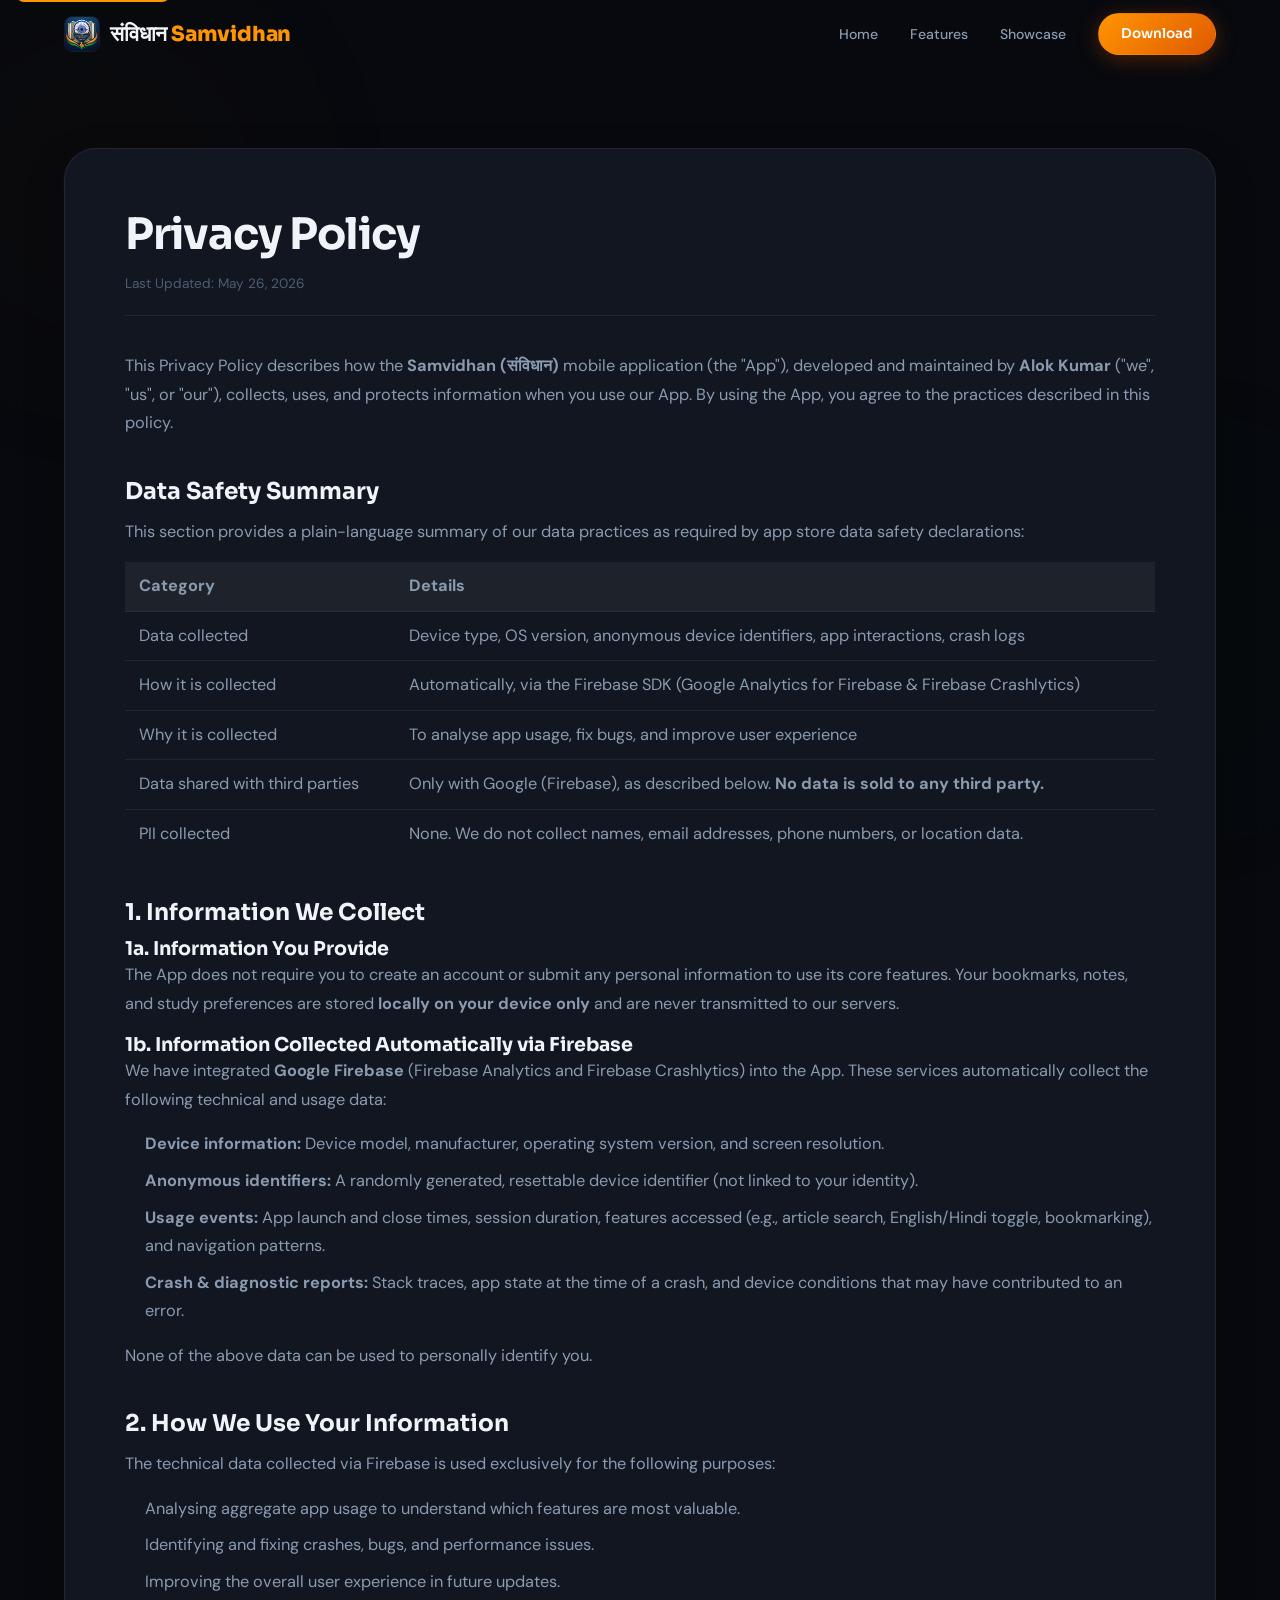
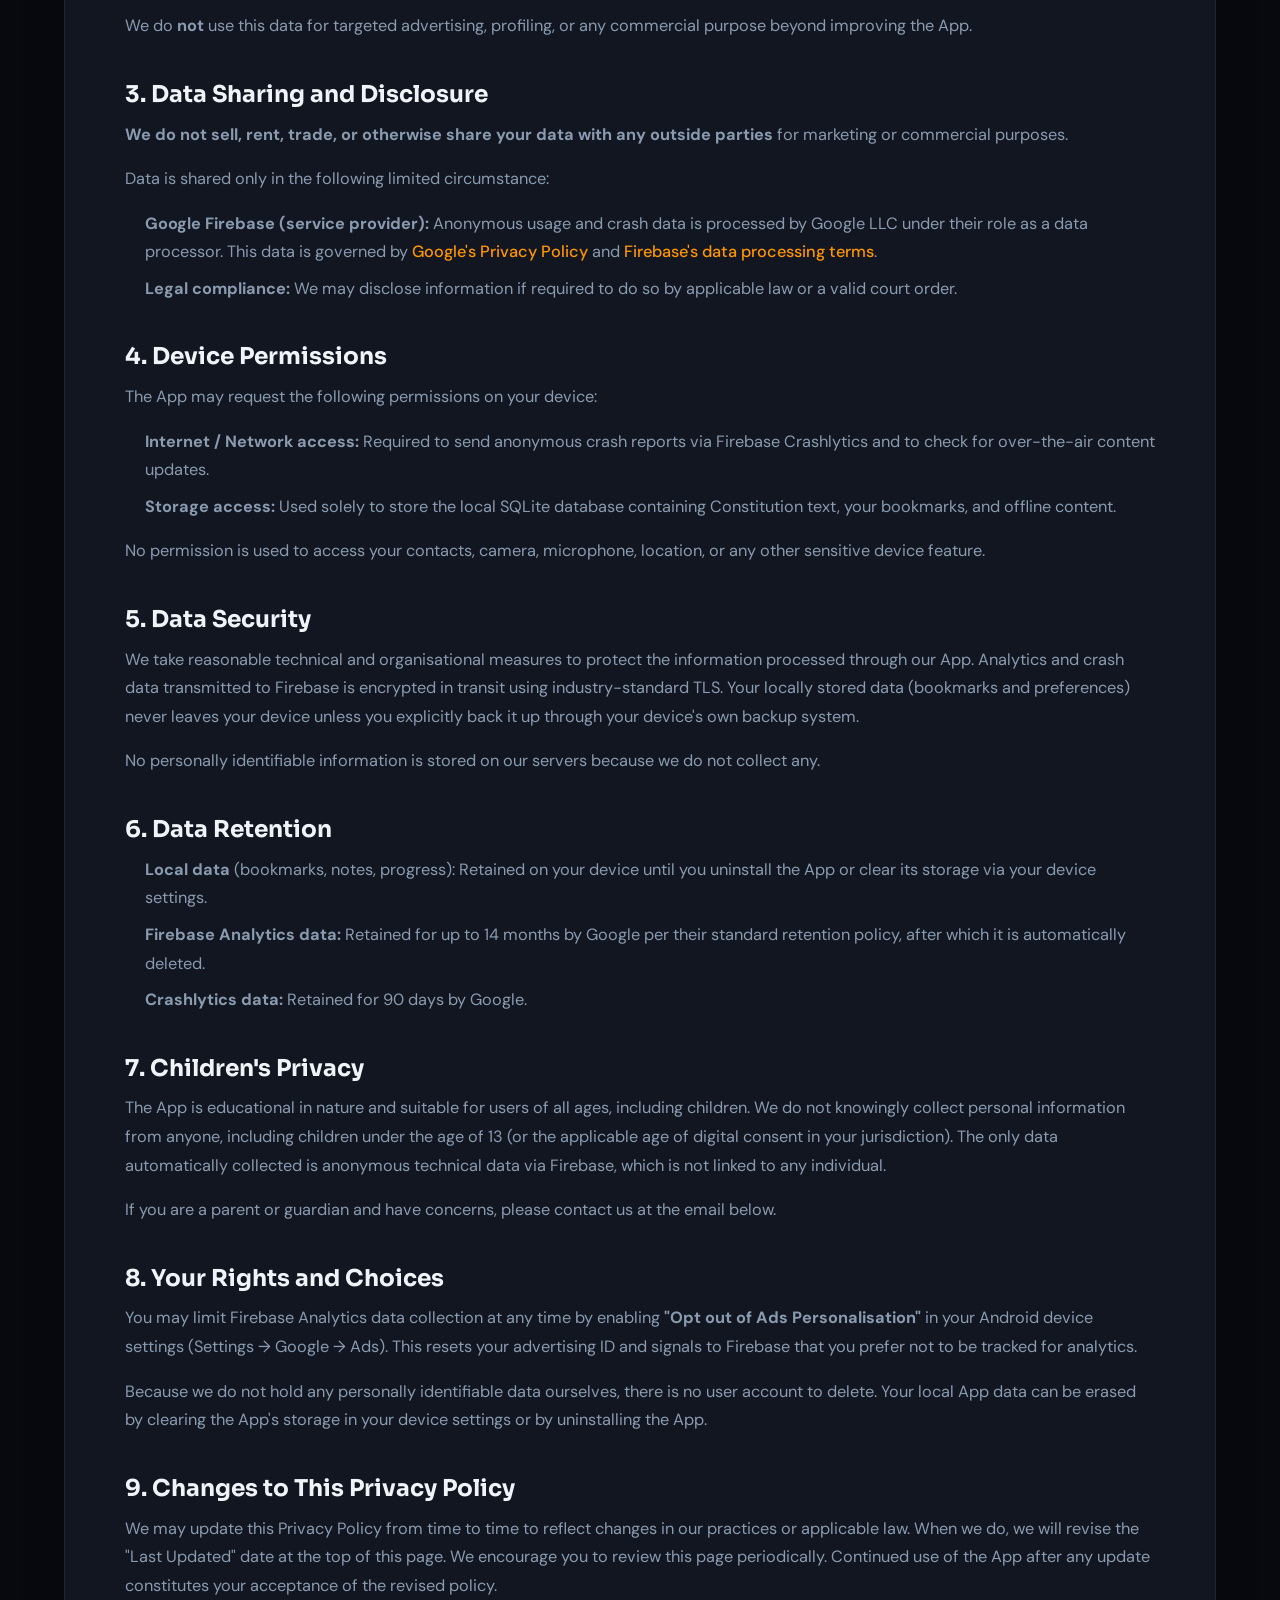
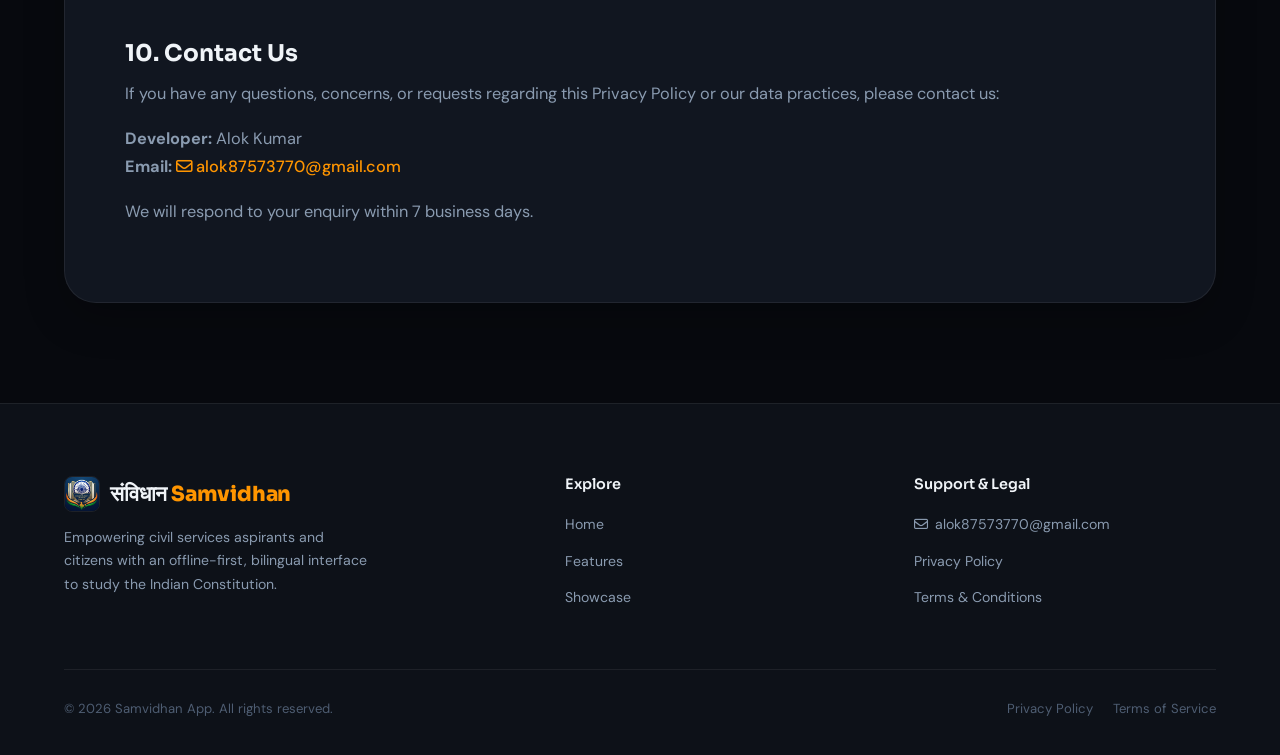
<file: privacy.html>
<!DOCTYPE html>
<html lang="en">
<head>
<meta charset="UTF-8">
<meta name="viewport" content="width=device-width, initial-scale=1.0">
<title>Privacy Policy — Samvidhan App</title>
<meta name="description" content="Privacy Policy for the Samvidhan (संविधान) mobile application.">
<meta name="theme-color" content="#07090e">
<link rel="icon" type="image/jpg" href="assets/app_logo.jpg">
<link rel="stylesheet" href="style.css">
<link rel="stylesheet" href="https://cdnjs.cloudflare.com/ajax/libs/font-awesome/6.4.0/css/all.min.css" media="print" onload="this.media='all'">
<noscript><link rel="stylesheet" href="https://cdnjs.cloudflare.com/ajax/libs/font-awesome/6.4.0/css/all.min.css"></noscript>
</head>
<body>
<a href="#main" class="skip-link">Skip to content</a>
<div class="bg-orbs" aria-hidden="true">
  <span class="orb-1"></span>
  <span class="orb-2"></span>
  <span class="orb-3"></span>
</div>

<!-- Header -->
<header class="header header-scrolled" id="header">
  <div class="container">
    <a href="index.html" class="logo" aria-label="Samvidhan home">
      <img src="assets/app_logo.jpg" alt="" width="36" height="36" loading="eager">
      <span>संविधान <span class="highlight">Samvidhan</span></span>
    </a>
    <nav aria-label="Main navigation">
      <ul class="nav-menu" id="nav-menu" role="list">
        <li><a href="index.html#home" class="nav-link">Home</a></li>
        <li><a href="index.html#features" class="nav-link">Features</a></li>
        <li><a href="index.html#showcase" class="nav-link">Showcase</a></li>
        <li><a href="index.html#download" class="btn btn-primary" style="padding:9px 22px;font-size:0.85rem;">Download</a></li>
      </ul>
    </nav>
    <button class="nav-toggle" id="nav-toggle" aria-label="Open navigation menu">
      <span></span><span></span><span></span>
    </button>
  </div>
</header>

<main id="main" class="container legal-page">
  <div class="legal-card">
    <h1>Privacy Policy</h1>
    <div class="legal-meta">Last Updated: May 26, 2026</div>

    <div class="legal-content">

      <p>This Privacy Policy describes how the <strong>Samvidhan (संविधान)</strong> mobile application (the "App"), developed and maintained by <strong>Alok Kumar</strong> ("we", "us", or "our"), collects, uses, and protects information when you use our App. By using the App, you agree to the practices described in this policy.</p>

      <!-- ── DATA SAFETY SUMMARY (required by app stores) ── -->
      <h2>Data Safety Summary</h2>
      <p>This section provides a plain-language summary of our data practices as required by app store data safety declarations:</p>

      <table style="width:100%;border-collapse:collapse;margin:1rem 0;">
        <thead>
          <tr style="background:rgba(255,255,255,0.05);">
            <th style="text-align:left;padding:10px 14px;border-bottom:1px solid rgba(255,255,255,0.1);">Category</th>
            <th style="text-align:left;padding:10px 14px;border-bottom:1px solid rgba(255,255,255,0.1);">Details</th>
          </tr>
        </thead>
        <tbody>
          <tr>
            <td style="padding:10px 14px;border-bottom:1px solid rgba(255,255,255,0.07);">Data collected</td>
            <td style="padding:10px 14px;border-bottom:1px solid rgba(255,255,255,0.07);">Device type, OS version, anonymous device identifiers, app interactions, crash logs</td>
          </tr>
          <tr>
            <td style="padding:10px 14px;border-bottom:1px solid rgba(255,255,255,0.07);">How it is collected</td>
            <td style="padding:10px 14px;border-bottom:1px solid rgba(255,255,255,0.07);">Automatically, via the Firebase SDK (Google Analytics for Firebase &amp; Firebase Crashlytics)</td>
          </tr>
          <tr>
            <td style="padding:10px 14px;border-bottom:1px solid rgba(255,255,255,0.07);">Why it is collected</td>
            <td style="padding:10px 14px;border-bottom:1px solid rgba(255,255,255,0.07);">To analyse app usage, fix bugs, and improve user experience</td>
          </tr>
          <tr>
            <td style="padding:10px 14px;border-bottom:1px solid rgba(255,255,255,0.07);">Data shared with third parties</td>
            <td style="padding:10px 14px;border-bottom:1px solid rgba(255,255,255,0.07);">Only with Google (Firebase), as described below. <strong>No data is sold to any third party.</strong></td>
          </tr>
          <tr>
            <td style="padding:10px 14px;">PII collected</td>
            <td style="padding:10px 14px;">None. We do not collect names, email addresses, phone numbers, or location data.</td>
          </tr>
        </tbody>
      </table>

      <!-- ── SECTION 1 ── -->
      <h2>1. Information We Collect</h2>

      <h3>1a. Information You Provide</h3>
      <p>The App does not require you to create an account or submit any personal information to use its core features. Your bookmarks, notes, and study preferences are stored <strong>locally on your device only</strong> and are never transmitted to our servers.</p>

      <h3>1b. Information Collected Automatically via Firebase</h3>
      <p>We have integrated <strong>Google Firebase</strong> (Firebase Analytics and Firebase Crashlytics) into the App. These services automatically collect the following technical and usage data:</p>
      <ul>
        <li><strong>Device information:</strong> Device model, manufacturer, operating system version, and screen resolution.</li>
        <li><strong>Anonymous identifiers:</strong> A randomly generated, resettable device identifier (not linked to your identity).</li>
        <li><strong>Usage events:</strong> App launch and close times, session duration, features accessed (e.g., article search, English/Hindi toggle, bookmarking), and navigation patterns.</li>
        <li><strong>Crash &amp; diagnostic reports:</strong> Stack traces, app state at the time of a crash, and device conditions that may have contributed to an error.</li>
      </ul>
      <p>None of the above data can be used to personally identify you.</p>

      <!-- ── SECTION 2 ── -->
      <h2>2. How We Use Your Information</h2>
      <p>The technical data collected via Firebase is used exclusively for the following purposes:</p>
      <ul>
        <li>Analysing aggregate app usage to understand which features are most valuable.</li>
        <li>Identifying and fixing crashes, bugs, and performance issues.</li>
        <li>Improving the overall user experience in future updates.</li>
      </ul>
      <p>We do <strong>not</strong> use this data for targeted advertising, profiling, or any commercial purpose beyond improving the App.</p>

      <!-- ── SECTION 3 ── -->
      <h2>3. Data Sharing and Disclosure</h2>
      <p><strong>We do not sell, rent, trade, or otherwise share your data with any outside parties</strong> for marketing or commercial purposes.</p>
      <p>Data is shared only in the following limited circumstance:</p>
      <ul>
        <li><strong>Google Firebase (service provider):</strong> Anonymous usage and crash data is processed by Google LLC under their role as a data processor. This data is governed by <a href="https://policies.google.com/privacy" target="_blank" rel="noopener noreferrer">Google's Privacy Policy</a> and <a href="https://firebase.google.com/support/privacy" target="_blank" rel="noopener noreferrer">Firebase's data processing terms</a>.</li>
        <li><strong>Legal compliance:</strong> We may disclose information if required to do so by applicable law or a valid court order.</li>
      </ul>

      <!-- ── SECTION 4 ── -->
      <h2>4. Device Permissions</h2>
      <p>The App may request the following permissions on your device:</p>
      <ul>
        <li><strong>Internet / Network access:</strong> Required to send anonymous crash reports via Firebase Crashlytics and to check for over-the-air content updates.</li>
        <li><strong>Storage access:</strong> Used solely to store the local SQLite database containing Constitution text, your bookmarks, and offline content.</li>
      </ul>
      <p>No permission is used to access your contacts, camera, microphone, location, or any other sensitive device feature.</p>

      <!-- ── SECTION 5 ── -->
      <h2>5. Data Security</h2>
      <p>We take reasonable technical and organisational measures to protect the information processed through our App. Analytics and crash data transmitted to Firebase is encrypted in transit using industry-standard TLS. Your locally stored data (bookmarks and preferences) never leaves your device unless you explicitly back it up through your device's own backup system.</p>
      <p>No personally identifiable information is stored on our servers because we do not collect any.</p>

      <!-- ── SECTION 6 ── -->
      <h2>6. Data Retention</h2>
      <ul>
        <li><strong>Local data</strong> (bookmarks, notes, progress): Retained on your device until you uninstall the App or clear its storage via your device settings.</li>
        <li><strong>Firebase Analytics data:</strong> Retained for up to 14 months by Google per their standard retention policy, after which it is automatically deleted.</li>
        <li><strong>Crashlytics data:</strong> Retained for 90 days by Google.</li>
      </ul>

      <!-- ── SECTION 7 ── -->
      <h2>7. Children's Privacy</h2>
      <p>The App is educational in nature and suitable for users of all ages, including children. We do not knowingly collect personal information from anyone, including children under the age of 13 (or the applicable age of digital consent in your jurisdiction). The only data automatically collected is anonymous technical data via Firebase, which is not linked to any individual.</p>
      <p>If you are a parent or guardian and have concerns, please contact us at the email below.</p>

      <!-- ── SECTION 8 ── -->
      <h2>8. Your Rights and Choices</h2>
      <p>You may limit Firebase Analytics data collection at any time by enabling <strong>"Opt out of Ads Personalisation"</strong> in your Android device settings (Settings → Google → Ads). This resets your advertising ID and signals to Firebase that you prefer not to be tracked for analytics.</p>
      <p>Because we do not hold any personally identifiable data ourselves, there is no user account to delete. Your local App data can be erased by clearing the App's storage in your device settings or by uninstalling the App.</p>

      <!-- ── SECTION 9 ── -->
      <h2>9. Changes to This Privacy Policy</h2>
      <p>We may update this Privacy Policy from time to time to reflect changes in our practices or applicable law. When we do, we will revise the "Last Updated" date at the top of this page. We encourage you to review this page periodically. Continued use of the App after any update constitutes your acceptance of the revised policy.</p>

      <!-- ── SECTION 10 ── -->
      <h2>10. Contact Us</h2>
      <p>If you have any questions, concerns, or requests regarding this Privacy Policy or our data practices, please contact us:</p>
      <p>
        <strong>Developer:</strong> Alok Kumar<br>
        <strong>Email:</strong>
        <a href="mailto:alok87573770@gmail.com">
          <i class="fa-regular fa-envelope" aria-hidden="true"></i> alok87573770@gmail.com
        </a>
      </p>
      <p>We will respond to your enquiry within 7 business days.</p>

    </div>
  </div>
</main>

<!-- Footer -->
<footer class="footer">
  <div class="container">
    <div class="footer-grid">
      <div class="footer-brand">
        <a href="index.html" class="logo" aria-label="Samvidhan home">
          <img src="assets/app_logo.jpg" alt="" width="36" height="36" loading="lazy">
          <span>संविधान <span class="highlight">Samvidhan</span></span>
        </a>
        <p>Empowering civil services aspirants and citizens with an offline-first, bilingual interface to study the Indian Constitution.</p>
      </div>
      <div class="footer-links">
        <h4>Explore</h4>
        <ul>
          <li><a href="index.html#home">Home</a></li>
          <li><a href="index.html#features">Features</a></li>
          <li><a href="index.html#showcase">Showcase</a></li>
        </ul>
      </div>
      <div class="footer-links">
        <h4>Support &amp; Legal</h4>
        <ul>
          <li><a href="mailto:alok87573770@gmail.com"><i class="fa-regular fa-envelope" aria-hidden="true"></i> alok87573770@gmail.com</a></li>
          <li><a href="privacy.html">Privacy Policy</a></li>
          <li><a href="terms.html">Terms &amp; Conditions</a></li>
        </ul>
      </div>
    </div>
    <div class="footer-bottom">
      <p>&copy; 2026 Samvidhan App. All rights reserved.</p>
      <div class="footer-bottom-links">
        <a href="privacy.html">Privacy Policy</a>
        <a href="terms.html">Terms of Service</a>
      </div>
    </div>
  </div>
</footer>

<script src="js/main.js" defer></script>
</body>
</html>
</file>
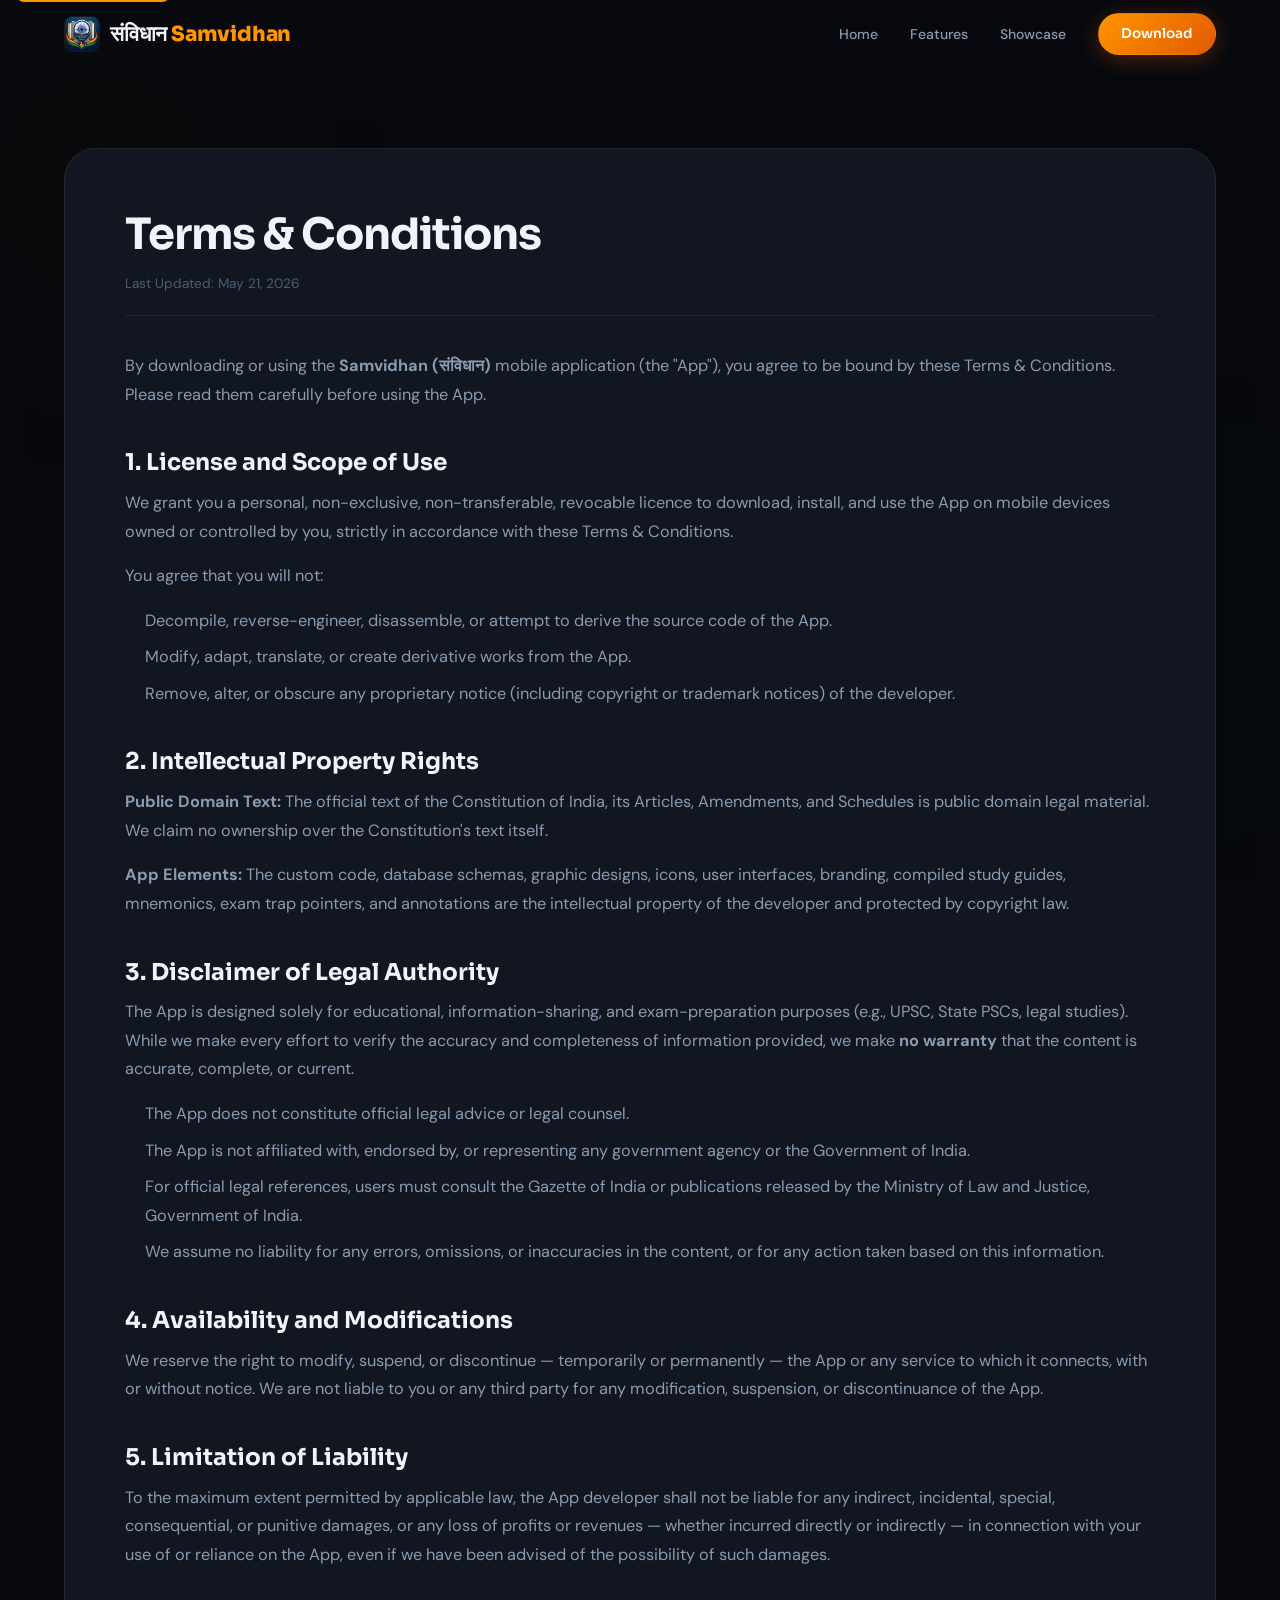
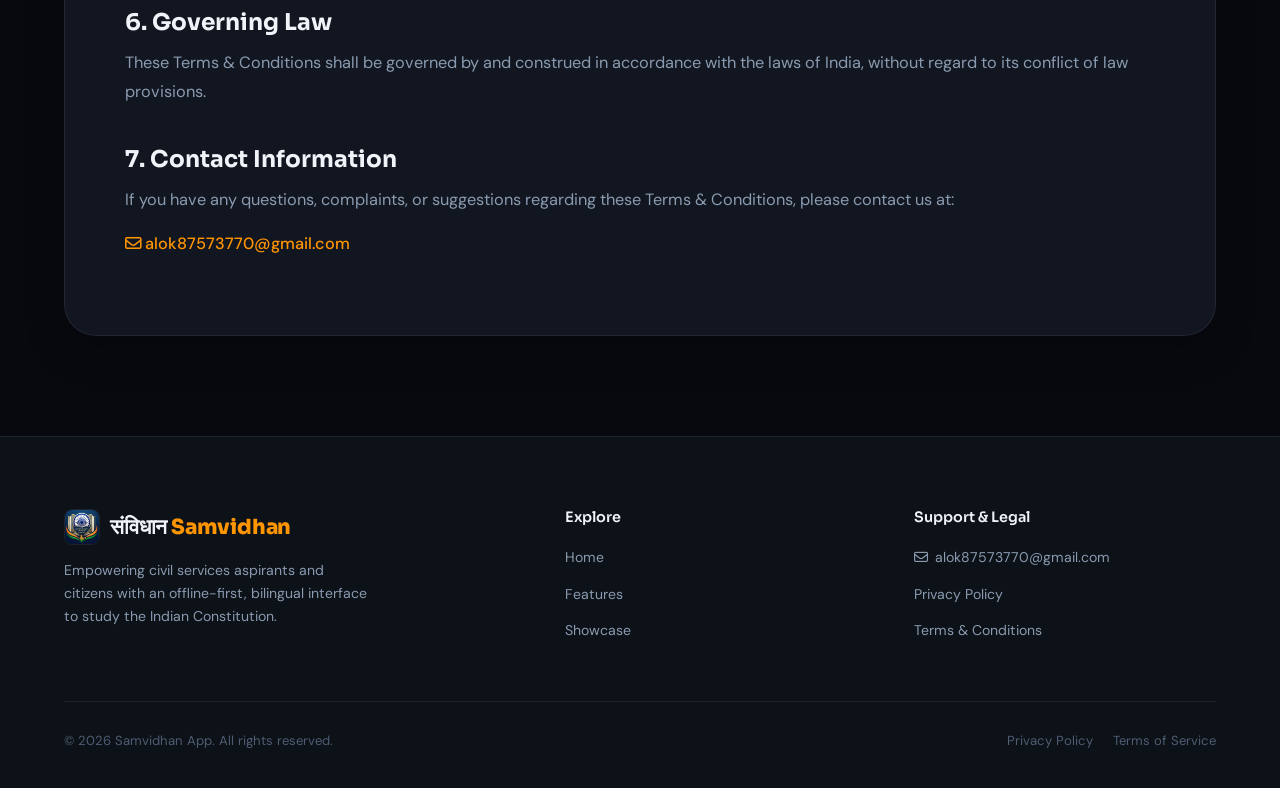
<file: terms.html>
<!DOCTYPE html>
<html lang="en">
<head>
  <meta charset="UTF-8">
  <meta name="viewport" content="width=device-width, initial-scale=1.0">
  <title>Terms &amp; Conditions — Samvidhan App</title>
  <meta name="description" content="Terms and Conditions for the Samvidhan (संविधान) mobile application.">
  <meta name="theme-color" content="#07090e">
  <link rel="icon" type="image/jpg" href="assets/app_logo.jpg">
  <link rel="stylesheet" href="style.css">
  <link rel="stylesheet" href="https://cdnjs.cloudflare.com/ajax/libs/font-awesome/6.4.0/css/all.min.css" media="print" onload="this.media='all'">
  <noscript><link rel="stylesheet" href="https://cdnjs.cloudflare.com/ajax/libs/font-awesome/6.4.0/css/all.min.css"></noscript>
</head>
<body>

  <a href="#main" class="skip-link">Skip to content</a>

  <div class="bg-orbs" aria-hidden="true">
    <span class="orb-1"></span>
    <span class="orb-2"></span>
    <span class="orb-3"></span>
  </div>

  <!-- Header -->
  <header class="header header-scrolled" id="header">
    <div class="container">
      <a href="index.html" class="logo" aria-label="Samvidhan home">
        <img src="assets/app_logo.jpg" alt="" width="36" height="36" loading="eager">
        <span>संविधान <span class="highlight">Samvidhan</span></span>
      </a>
      <nav aria-label="Main navigation">
        <ul class="nav-menu" id="nav-menu" role="list">
          <li><a href="index.html#home"     class="nav-link">Home</a></li>
          <li><a href="index.html#features" class="nav-link">Features</a></li>
          <li><a href="index.html#showcase" class="nav-link">Showcase</a></li>
          <li><a href="index.html#download" class="btn btn-primary" style="padding:9px 22px;font-size:0.85rem;">Download</a></li>
        </ul>
      </nav>
      <button class="nav-toggle" id="nav-toggle" aria-label="Open navigation menu">
        <span></span><span></span><span></span>
      </button>
    </div>
  </header>

  <main id="main" class="container legal-page">
    <div class="legal-card">
      <h1>Terms &amp; Conditions</h1>
      <div class="legal-meta">Last Updated: May 21, 2026</div>

      <div class="legal-content">
        <p>By downloading or using the <strong>Samvidhan (संविधान)</strong> mobile application (the "App"), you agree to be bound by these Terms &amp; Conditions. Please read them carefully before using the App.</p>

        <h2>1. License and Scope of Use</h2>
        <p>We grant you a personal, non-exclusive, non-transferable, revocable licence to download, install, and use the App on mobile devices owned or controlled by you, strictly in accordance with these Terms &amp; Conditions.</p>
        <p>You agree that you will not:</p>
        <ul>
          <li>Decompile, reverse-engineer, disassemble, or attempt to derive the source code of the App.</li>
          <li>Modify, adapt, translate, or create derivative works from the App.</li>
          <li>Remove, alter, or obscure any proprietary notice (including copyright or trademark notices) of the developer.</li>
        </ul>

        <h2>2. Intellectual Property Rights</h2>
        <p><strong>Public Domain Text:</strong> The official text of the Constitution of India, its Articles, Amendments, and Schedules is public domain legal material. We claim no ownership over the Constitution's text itself.</p>
        <p><strong>App Elements:</strong> The custom code, database schemas, graphic designs, icons, user interfaces, branding, compiled study guides, mnemonics, exam trap pointers, and annotations are the intellectual property of the developer and protected by copyright law.</p>

        <h2>3. Disclaimer of Legal Authority</h2>
        <p>The App is designed solely for educational, information-sharing, and exam-preparation purposes (e.g., UPSC, State PSCs, legal studies). While we make every effort to verify the accuracy and completeness of information provided, we make <strong>no warranty</strong> that the content is accurate, complete, or current.</p>
        <ul>
          <li>The App does not constitute official legal advice or legal counsel.</li>
          <li>The App is not affiliated with, endorsed by, or representing any government agency or the Government of India.</li>
          <li>For official legal references, users must consult the Gazette of India or publications released by the Ministry of Law and Justice, Government of India.</li>
          <li>We assume no liability for any errors, omissions, or inaccuracies in the content, or for any action taken based on this information.</li>
        </ul>

        <h2>4. Availability and Modifications</h2>
        <p>We reserve the right to modify, suspend, or discontinue — temporarily or permanently — the App or any service to which it connects, with or without notice. We are not liable to you or any third party for any modification, suspension, or discontinuance of the App.</p>

        <h2>5. Limitation of Liability</h2>
        <p>To the maximum extent permitted by applicable law, the App developer shall not be liable for any indirect, incidental, special, consequential, or punitive damages, or any loss of profits or revenues — whether incurred directly or indirectly — in connection with your use of or reliance on the App, even if we have been advised of the possibility of such damages.</p>

        <h2>6. Governing Law</h2>
        <p>These Terms &amp; Conditions shall be governed by and construed in accordance with the laws of India, without regard to its conflict of law provisions.</p>

        <h2>7. Contact Information</h2>
        <p>If you have any questions, complaints, or suggestions regarding these Terms &amp; Conditions, please contact us at:</p>
        <p>
          <a href="mailto:alok87573770@gmail.com">
            <i class="fa-regular fa-envelope" aria-hidden="true"></i> alok87573770@gmail.com
          </a>
        </p>
      </div>
    </div>
  </main>

  <!-- Footer -->
  <footer class="footer">
    <div class="container">
      <div class="footer-grid">
        <div class="footer-brand">
          <a href="index.html" class="logo" aria-label="Samvidhan home">
            <img src="assets/app_logo.jpg" alt="" width="36" height="36" loading="lazy">
            <span>संविधान <span class="highlight">Samvidhan</span></span>
          </a>
          <p>Empowering civil services aspirants and citizens with an offline-first, bilingual interface to study the Indian Constitution.</p>
        </div>
        <div class="footer-links">
          <h4>Explore</h4>
          <ul>
            <li><a href="index.html#home">Home</a></li>
            <li><a href="index.html#features">Features</a></li>
            <li><a href="index.html#showcase">Showcase</a></li>
          </ul>
        </div>
        <div class="footer-links">
          <h4>Support &amp; Legal</h4>
          <ul>
           <li><a href="mailto:alok87573770@gmail.com"><i class="fa-regular fa-envelope" aria-hidden="true"></i> alok87573770@gmail.com</a></li>
            <li><a href="privacy.html">Privacy Policy</a></li>
            <li><a href="terms.html">Terms &amp; Conditions</a></li>
          </ul>
        </div>
      </div>
      <div class="footer-bottom">
        <p>&copy; 2026 Samvidhan App. All rights reserved.</p>
        <div class="footer-bottom-links">
          <a href="privacy.html">Privacy Policy</a>
          <a href="terms.html">Terms of Service</a>
        </div>
      </div>
    </div>
  </footer>

  <script src="js/main.js" defer></script>
</body>
</html>
</file>
<file: style.css>
/* ==========================================================================
   Samvidhan App — Refined Design System
   ========================================================================== */

@import url('https://fonts.googleapis.com/css2?family=Sora:wght@300;400;500;600;700;800&family=DM+Sans:ital,wght@0,300;0,400;0,500;0,600;1,400&display=swap');

/* ── CSS Variables ────────────────────────────────────────────────────────── */
:root {
  --font-heading: 'Sora', sans-serif;
  --font-body:    'DM Sans', sans-serif;

  /* Backgrounds */
  --bg-primary:   #07090e;
  --bg-secondary: #0d1118;
  --bg-tertiary:  #141a24;
  --bg-card:      #111620;

  /* Text */
  --text-primary:   #f0f4f8;
  --text-secondary: #8a9bb0;
  --text-muted:     #4e5d72;

  /* Brand palette — Indian tricolor inspired */
  --saffron:       #ff9500;
  --saffron-dim:   #cc7800;
  --saffron-glow:  rgba(255, 149, 0, 0.12);
  --saffron-glow2: rgba(255, 149, 0, 0.06);

  --green:         #1a9e12;
  --green-dim:     #127a0c;
  --green-glow:    rgba(26, 158, 18, 0.12);

  --chakra:        #3a6fd8;
  --chakra-glow:   rgba(58, 111, 216, 0.15);

  /* UI */
  --border:        rgba(255,255,255,0.07);
  --border-hover:  rgba(255,149,0,0.25);
  --glass-bg:      rgba(13,17,24,0.80);

  /* Transitions */
  --ease:   cubic-bezier(0.4, 0, 0.2, 1);
  --ease-out: cubic-bezier(0, 0, 0.2, 1);
  --fast:   0.18s;
  --mid:    0.32s;
  --slow:   0.5s;

  --radius-sm:  8px;
  --radius-md:  16px;
  --radius-lg:  24px;
  --radius-xl:  32px;

  --container: 1160px;
  --section-gap: clamp(64px, 10vw, 112px);
}

/* ── Reset ────────────────────────────────────────────────────────────────── */
*, *::before, *::after { box-sizing: border-box; margin: 0; padding: 0; }

html {
  scroll-behavior: smooth;
  -webkit-text-size-adjust: 100%;
}

body {
  background-color: var(--bg-primary);
  color: var(--text-primary);
  font-family: var(--font-body);
  font-size: clamp(15px, 1.5vw, 16px);
  line-height: 1.65;
  overflow-x: hidden;
  -webkit-font-smoothing: antialiased;
}

img { display: block; max-width: 100%; }
a { color: inherit; text-decoration: none; transition: color var(--fast) var(--ease); }
ul { list-style: none; }
button { font-family: var(--font-body); cursor: pointer; }

/* ── Ambient background orbs ─────────────────────────────────────────────── */
.bg-orbs {
  position: fixed;
  inset: 0;
  pointer-events: none;
  z-index: 0;
  overflow: hidden;
}
.bg-orbs span {
  position: absolute;
  border-radius: 50%;
  filter: blur(110px);
  opacity: 0.35;
}
.bg-orbs .orb-1 {
  width: clamp(280px, 40vw, 560px);
  height: clamp(280px, 40vw, 560px);
  top: -8%;
  left: -12%;
  background: radial-gradient(circle, var(--saffron-glow) 0%, transparent 70%);
  animation: orbFloat 18s ease-in-out infinite alternate;
}
.bg-orbs .orb-2 {
  width: clamp(240px, 35vw, 480px);
  height: clamp(240px, 35vw, 480px);
  top: 45%;
  right: -10%;
  background: radial-gradient(circle, var(--green-glow) 0%, transparent 70%);
  animation: orbFloat 22s ease-in-out infinite alternate-reverse;
}
.bg-orbs .orb-3 {
  width: clamp(200px, 28vw, 400px);
  height: clamp(200px, 28vw, 400px);
  bottom: 10%;
  left: 30%;
  background: radial-gradient(circle, var(--chakra-glow) 0%, transparent 70%);
  animation: orbFloat 26s ease-in-out infinite alternate;
}
@keyframes orbFloat {
  from { transform: translate(0, 0) scale(1); }
  to   { transform: translate(30px, -40px) scale(1.08); }
}

/* ── Layout ──────────────────────────────────────────────────────────────── */
.container {
  width: 90%;
  max-width: var(--container);
  margin-inline: auto;
  position: relative;
}

.section { padding: var(--section-gap) 0; }

.section-header {
  text-align: center;
  margin-bottom: clamp(36px, 6vw, 56px);
}
.section-header .label {
  display: inline-block;
  font-size: 0.72rem;
  font-weight: 600;
  letter-spacing: 0.12em;
  text-transform: uppercase;
  color: var(--saffron);
  background: var(--saffron-glow);
  border: 1px solid rgba(255,149,0,0.18);
  padding: 5px 14px;
  border-radius: 30px;
  margin-bottom: 14px;
}
.section-header h2 {
  font-family: var(--font-heading);
  font-size: clamp(1.75rem, 4vw, 2.6rem);
  font-weight: 700;
  letter-spacing: -0.025em;
  line-height: 1.2;
  margin-bottom: 14px;
}
.section-header p {
  color: var(--text-secondary);
  font-size: clamp(0.95rem, 1.6vw, 1.05rem);
  max-width: 560px;
  margin-inline: auto;
}

/* ── Typography ──────────────────────────────────────────────────────────── */
h1, h2, h3, h4, h5, h6 {
  font-family: var(--font-heading);
  font-weight: 700;
  line-height: 1.2;
  color: var(--text-primary);
}

/* ── Highlight gradient text ─────────────────────────────────────────────── */
.grad-text {
  background: linear-gradient(130deg, var(--saffron) 0%, #ff6c00 100%);
  -webkit-background-clip: text;
  -webkit-text-fill-color: transparent;
  background-clip: text;
}

/* ── Buttons ─────────────────────────────────────────────────────────────── */
.btn {
  display: inline-flex;
  align-items: center;
  justify-content: center;
  gap: 8px;
  padding: 11px 26px;
  border-radius: 50px;
  font-family: var(--font-heading);
  font-weight: 600;
  font-size: 0.9rem;
  border: 1px solid transparent;
  transition: transform var(--fast) var(--ease), box-shadow var(--fast) var(--ease), background var(--fast) var(--ease);
  white-space: nowrap;
}
.btn-primary {
  background: linear-gradient(135deg, var(--saffron) 0%, #e05a00 100%);
  color: #fff;
  box-shadow: 0 4px 22px rgba(255,100,0,0.28);
}
.btn-primary:hover {
  transform: translateY(-2px);
  box-shadow: 0 8px 28px rgba(255,100,0,0.42);
}
.btn-secondary {
  background: transparent;
  color: var(--text-primary);
  border-color: var(--border);
}
.btn-secondary:hover {
  background: var(--bg-tertiary);
  border-color: var(--text-muted);
}

/* Store buttons */
.store-buttons {
  display: flex;
  flex-wrap: wrap;
  gap: 12px;
  margin-top: 28px;
}
.store-btn {
  display: inline-flex;
  align-items: center;
  gap: 12px;
  background: var(--bg-card);
  border: 1px solid var(--border);
  padding: 11px 20px;
  border-radius: var(--radius-md);
  color: var(--text-primary);
  transition: border-color var(--fast) var(--ease), transform var(--fast) var(--ease), box-shadow var(--fast) var(--ease);
  min-width: 150px;
}
.store-btn:hover {
  border-color: var(--saffron);
  transform: translateY(-2px);
  box-shadow: 0 6px 20px rgba(255,149,0,0.12);
}
.store-btn svg {
  width: 22px;
  height: 22px;
  flex-shrink: 0;
}
.store-btn .btn-text {
  display: flex;
  flex-direction: column;
  line-height: 1.25;
}
.store-btn .small-text {
  font-size: 0.6rem;
  text-transform: uppercase;
  letter-spacing: 0.06em;
  color: var(--text-muted);
}
.store-btn .large-text {
  font-size: 0.95rem;
  font-weight: 700;
  font-family: var(--font-heading);
}

/* ── Header ──────────────────────────────────────────────────────────────── */
.header {
  position: fixed;
  inset: 0 0 auto 0;
  z-index: 900;
  padding: 0;
  transition: background var(--mid) var(--ease), box-shadow var(--mid) var(--ease), padding var(--mid) var(--ease);
}
.header .container {
  display: flex;
  align-items: center;
  justify-content: space-between;
  height: 68px;
  gap: 24px;
}
.header.header-scrolled {
  background: var(--glass-bg);
  backdrop-filter: blur(18px);
  -webkit-backdrop-filter: blur(18px);
  border-bottom: 1px solid var(--border);
  box-shadow: 0 8px 32px rgba(0,0,0,0.3);
}
.logo {
  display: flex;
  align-items: center;
  gap: 10px;
  font-family: var(--font-heading);
  font-size: clamp(1rem, 2.5vw, 1.3rem);
  font-weight: 800;
  letter-spacing: -0.01em;
  flex-shrink: 0;
}
.logo img {
  width: 36px;
  height: 36px;
  border-radius: var(--radius-sm);
  object-fit: cover;
  border: 1px solid var(--border);
}
.logo .highlight { color: var(--saffron); }

/* Nav */
.nav-menu {
  display: flex;
  align-items: center;
  gap: clamp(18px, 2.5vw, 34px);
}
.nav-link {
  font-size: 0.88rem;
  font-weight: 500;
  color: var(--text-secondary);
}
.nav-link:hover { color: var(--text-primary); }

/* Hamburger */
.nav-toggle {
  display: none;
  flex-direction: column;
  gap: 5px;
  background: none;
  border: none;
  padding: 4px;
  flex-shrink: 0;
  z-index: 910;
}
.nav-toggle span {
  display: block;
  width: 24px;
  height: 2px;
  background: var(--text-primary);
  border-radius: 2px;
  transition: transform var(--mid) var(--ease), opacity var(--mid) var(--ease);
  transform-origin: center;
}
.nav-toggle.active span:nth-child(1) { transform: translateY(7px) rotate(45deg); }
.nav-toggle.active span:nth-child(2) { opacity: 0; transform: scaleX(0); }
.nav-toggle.active span:nth-child(3) { transform: translateY(-7px) rotate(-45deg); }

/* ── Hero ────────────────────────────────────────────────────────────────── */
.hero {
  padding-top: clamp(110px, 18vw, 170px);
  padding-bottom: clamp(56px, 10vw, 100px);
  position: relative;
}
.hero-grid {
  display: grid;
  grid-template-columns: 1.1fr 0.9fr;
  gap: clamp(36px, 6vw, 64px);
  align-items: center;
}
.hero-badge {
  display: inline-flex;
  align-items: center;
  gap: 8px;
  background: var(--bg-secondary);
  border: 1px solid var(--border);
  padding: 7px 16px;
  border-radius: 30px;
  font-size: 0.78rem;
  font-weight: 600;
  color: var(--saffron);
  margin-bottom: 22px;
  letter-spacing: 0.01em;
}
.hero-badge .dot {
  width: 7px;
  height: 7px;
  border-radius: 50%;
  background: var(--saffron);
  flex-shrink: 0;
  animation: pulseGlow 2s ease-in-out infinite;
}
@keyframes pulseGlow {
  0%, 100% { box-shadow: 0 0 0 0 rgba(255,149,0,0.5); }
  50%       { box-shadow: 0 0 0 8px rgba(255,149,0,0); }
}
.hero-content h1 {
  font-size: clamp(2rem, 5.5vw, 3.6rem);
  font-weight: 800;
  line-height: 1.1;
  letter-spacing: -0.035em;
  margin-bottom: 20px;
}
.hero-content h1 .sub {
  display: block;
  background: linear-gradient(130deg, var(--saffron), #e04400);
  -webkit-background-clip: text;
  -webkit-text-fill-color: transparent;
  background-clip: text;
}
.hero-content p {
  color: var(--text-secondary);
  font-size: clamp(1rem, 1.8vw, 1.15rem);
  max-width: 520px;
  line-height: 1.65;
}
.hero-visual {
  display: flex;
  justify-content: center;
  align-items: center;
  position: relative;
}
/* Spinning ring */
.hero-ring {
  position: absolute;
  width: clamp(240px, 34vw, 420px);
  height: clamp(240px, 34vw, 420px);
  border-radius: 50%;
  border: 1px dashed rgba(255,149,0,0.14);
  animation: spinRing 60s linear infinite;
  pointer-events: none;
}
.hero-ring::after {
  content: '';
  position: absolute;
  inset: 12%;
  border-radius: 50%;
  border: 1px solid rgba(26,158,18,0.09);
}
@keyframes spinRing { to { transform: rotate(360deg); } }

.hero-phone {
  position: relative;
  z-index: 2;
  width: clamp(180px, 30vw, 270px);
  filter: drop-shadow(0 30px 60px rgba(0,0,0,0.55));
  animation: floatPhone 7s ease-in-out infinite;
}
.hero-phone img {
  width: 100%;
  border-radius: 36px;
}
@keyframes floatPhone {
  0%, 100% { transform: translateY(0); }
  50%       { transform: translateY(-14px); }
}

/* Decorative phone frame glow */
.hero-phone::after {
  content: '';
  position: absolute;
  inset: -2px;
  border-radius: 38px;
  background: linear-gradient(135deg, rgba(255,149,0,0.15), rgba(26,158,18,0.08), transparent);
  z-index: -1;
  filter: blur(18px);
}

/* ── Features ────────────────────────────────────────────────────────────── */
.features-grid {
  display: grid;
  grid-template-columns: repeat(3, 1fr);
  gap: clamp(16px, 2.5vw, 24px);
}
.feature-card {
  background: var(--bg-card);
  border: 1px solid var(--border);
  border-radius: var(--radius-lg);
  padding: clamp(24px, 3.5vw, 36px);
  transition: transform var(--mid) var(--ease), border-color var(--mid) var(--ease), box-shadow var(--mid) var(--ease);
  position: relative;
  overflow: hidden;
}
/* Accent line */
.feature-card::after {
  content: '';
  position: absolute;
  top: 0; left: 0;
  width: 100%; height: 3px;
  background: linear-gradient(90deg, var(--saffron), transparent);
  transform: scaleX(0);
  transform-origin: left;
  transition: transform var(--mid) var(--ease);
}
.feature-card:nth-child(even)::after {
  background: linear-gradient(90deg, var(--green), transparent);
}
.feature-card:hover {
  transform: translateY(-6px);
  border-color: rgba(255,149,0,0.2);
  box-shadow: 0 20px 40px rgba(0,0,0,0.25);
}
.feature-card:nth-child(even):hover {
  border-color: rgba(26,158,18,0.2);
}
.feature-card:hover::after { transform: scaleX(1); }

.feature-icon {
  width: 48px;
  height: 48px;
  border-radius: var(--radius-sm);
  background: var(--bg-tertiary);
  display: flex;
  align-items: center;
  justify-content: center;
  font-size: 1.3rem;
  color: var(--saffron);
  margin-bottom: 20px;
  transition: background var(--mid) var(--ease), color var(--mid) var(--ease);
}
.feature-card:nth-child(even) .feature-icon { color: var(--green); }
.feature-card:hover .feature-icon { background: var(--saffron-glow); }
.feature-card:nth-child(even):hover .feature-icon { background: var(--green-glow); color: var(--green); }

.feature-card h3 {
  font-size: clamp(1rem, 1.8vw, 1.15rem);
  margin-bottom: 10px;
}
.feature-card p {
  color: var(--text-secondary);
  font-size: clamp(0.84rem, 1.2vw, 0.92rem);
  line-height: 1.6;
}

/* ── Showcase Slider ─────────────────────────────────────────────────────── */
.showcase-slider {
  display: grid;
  grid-template-columns: 1.15fr 0.85fr;
  gap: clamp(24px, 4vw, 44px);
  align-items: center;
  background: var(--bg-card);
  border: 1px solid var(--border);
  border-radius: var(--radius-xl);
  padding: clamp(28px, 4vw, 48px);
  box-shadow: 0 24px 48px rgba(0,0,0,0.3);
}
.slider-controls {
  display: flex;
  flex-direction: column;
  gap: 10px;
}
.control-tab {
  background: none;
  border: 1px solid transparent;
  padding: clamp(14px, 2vw, 18px) clamp(14px, 2vw, 18px);
  border-radius: var(--radius-md);
  text-align: left;
  color: var(--text-secondary);
  transition: all var(--mid) var(--ease);
}
.control-tab:hover {
  background: var(--bg-tertiary);
  color: var(--text-primary);
}
.control-tab.active {
  background: var(--bg-tertiary);
  border-color: var(--border);
  color: var(--text-primary);
  box-shadow: 0 4px 16px rgba(0,0,0,0.15);
}
.control-tab h4 {
  font-size: clamp(0.88rem, 1.5vw, 1rem);
  margin-bottom: 5px;
  display: flex;
  align-items: center;
  gap: 9px;
  transition: color var(--fast) var(--ease);
}
.control-tab.active h4 { color: var(--saffron); }
.control-tab:nth-child(even).active h4 { color: var(--green); }
.control-tab p {
  font-size: clamp(0.75rem, 1.1vw, 0.83rem);
  line-height: 1.45;
}

.slider-display {
  display: flex;
  justify-content: center;
  align-items: center;
}
.screenshot-container {
  width: clamp(170px, 22vw, 240px);
  border-radius: 30px;
  overflow: hidden;
  border: 5px solid #1c222e;
  box-shadow: 0 20px 50px rgba(0,0,0,0.55), 0 0 0 1px rgba(255,255,255,0.04);
  background: #000;
  position: relative;
}
.screenshot-slide {
  position: absolute;
  inset: 0;
  opacity: 0;
  transform: scale(0.96);
  transition: opacity var(--slow) var(--ease), transform var(--slow) var(--ease-out);
}
.screenshot-slide.active {
  position: relative;
  opacity: 1;
  transform: scale(1);
}
.screenshot-slide img { width: 100%; height: auto; display: block; }

/* ── Stats ───────────────────────────────────────────────────────────────── */
.stats {
  background: linear-gradient(180deg, var(--bg-primary) 0%, var(--bg-secondary) 100%);
  border-top: 1px solid var(--border);
  border-bottom: 1px solid var(--border);
  padding: clamp(48px, 8vw, 72px) 0;
}
.stats-grid {
  display: grid;
  grid-template-columns: repeat(4, 1fr);
  gap: 24px;
  text-align: center;
}
.stat-item {
  padding: 24px 16px;
  border-radius: var(--radius-lg);
  background: var(--bg-card);
  border: 1px solid var(--border);
  transition: transform var(--mid) var(--ease), border-color var(--mid) var(--ease);
}
.stat-item:hover {
  transform: translateY(-4px);
  border-color: rgba(255,149,0,0.2);
}
.stat-item h3 {
  font-size: clamp(2.2rem, 5vw, 3rem);
  background: linear-gradient(130deg, var(--saffron) 0%, var(--green) 100%);
  -webkit-background-clip: text;
  -webkit-text-fill-color: transparent;
  background-clip: text;
  margin-bottom: 6px;
  line-height: 1;
}
.stat-item p {
  color: var(--text-secondary);
  font-size: 0.88rem;
  font-weight: 500;
  font-family: var(--font-heading);
}

/* ── CTA ─────────────────────────────────────────────────────────────────── */
.cta { text-align: center; }
.cta-content {
  max-width: 680px;
  margin-inline: auto;
  background: var(--bg-card);
  border: 1px solid var(--border);
  border-radius: var(--radius-xl);
  padding: clamp(48px, 8vw, 80px) clamp(28px, 5vw, 56px);
  box-shadow: 0 24px 60px rgba(0,0,0,0.35);
  position: relative;
  overflow: hidden;
}
.cta-content::before {
  content: '';
  position: absolute;
  inset: 0;
  background: radial-gradient(ellipse at 50% 0%, rgba(255,149,0,0.05) 0%, transparent 70%);
  pointer-events: none;
}
.cta h2 {
  font-size: clamp(1.5rem, 4vw, 2.3rem);
  margin-bottom: 14px;
  letter-spacing: -0.025em;
}
.cta p {
  color: var(--text-secondary);
  font-size: clamp(0.95rem, 1.6vw, 1.05rem);
  margin-bottom: 8px;
}
.cta .store-buttons { justify-content: center; }

/* ── Legal Pages ─────────────────────────────────────────────────────────── */
.legal-page {
  padding-top: clamp(108px, 18vw, 148px);
  padding-bottom: clamp(64px, 10vw, 100px);
}
.legal-card {
  background: var(--bg-card);
  border: 1px solid var(--border);
  border-radius: var(--radius-xl);
  padding: clamp(28px, 5vw, 60px);
  box-shadow: 0 16px 40px rgba(0,0,0,0.22);
}
.legal-card h1 {
  font-size: clamp(1.8rem, 4.5vw, 2.7rem);
  letter-spacing: -0.025em;
  margin-bottom: 12px;
}
.legal-meta {
  color: var(--text-muted);
  font-size: 0.85rem;
  margin-bottom: clamp(24px, 4vw, 36px);
  padding-bottom: clamp(14px, 2vw, 20px);
  border-bottom: 1px solid var(--border);
}
.legal-content {
  color: var(--text-secondary);
  font-size: clamp(0.93rem, 1.4vw, 1.02rem);
  line-height: 1.75;
}
.legal-content h2 {
  font-size: clamp(1.15rem, 2.2vw, 1.45rem);
  color: var(--text-primary);
  margin: clamp(28px, 4vw, 40px) 0 12px;
}
.legal-content p { margin-bottom: 16px; }
.legal-content ul, .legal-content ol {
  margin: 0 0 16px 20px;
}
.legal-content li { margin-bottom: 8px; }
.legal-content a { color: var(--saffron); font-weight: 500; }
.legal-content a:hover { color: var(--saffron-dim); }

/* ── Footer ──────────────────────────────────────────────────────────────── */
.footer {
  background: var(--bg-secondary);
  border-top: 1px solid var(--border);
  padding: clamp(48px, 8vw, 72px) 0 clamp(24px, 4vw, 36px);
  color: var(--text-secondary);
}
.footer-grid {
  display: grid;
  grid-template-columns: 1.5fr 1fr 1fr;
  gap: clamp(28px, 4vw, 48px);
  margin-bottom: clamp(32px, 5vw, 48px);
}
.footer-brand .logo {
  color: var(--text-primary);
  margin-bottom: 14px;
}
.footer-brand p {
  font-size: 0.88rem;
  max-width: 310px;
  line-height: 1.65;
}
.footer-links h4 {
  color: var(--text-primary);
  font-size: 0.9rem;
  font-family: var(--font-heading);
  margin-bottom: 18px;
  font-weight: 600;
}
.footer-links li { margin-bottom: 10px; }
.footer-links a {
  font-size: 0.88rem;
  display: inline-flex;
  align-items: center;
  gap: 7px;
  transition: color var(--fast) var(--ease);
}
.footer-links a:hover { color: var(--saffron); }
.footer-bottom {
  display: flex;
  justify-content: space-between;
  align-items: center;
  gap: 16px;
  flex-wrap: wrap;
  padding-top: clamp(20px, 3vw, 28px);
  border-top: 1px solid var(--border);
  font-size: 0.82rem;
  color: var(--text-muted);
}
.footer-bottom-links { display: flex; gap: 20px; flex-wrap: wrap; }
.footer-bottom-links a:hover { color: var(--text-secondary); }

/* ── Utility: skip-to-content ─────────────────────────────────────────────── */
.skip-link {
  position: absolute;
  top: -40px;
  left: 16px;
  padding: 8px 16px;
  background: var(--saffron);
  color: #000;
  font-weight: 700;
  border-radius: 0 0 var(--radius-sm) var(--radius-sm);
  transition: top var(--fast) var(--ease);
  z-index: 1000;
}
.skip-link:focus { top: 0; }

/* ── Scroll reveal ───────────────────────────────────────────────────────── */
.reveal {
  opacity: 0;
  transform: translateY(28px);
  transition: opacity var(--slow) var(--ease), transform var(--slow) var(--ease);
}
.reveal.visible {
  opacity: 1;
  transform: none;
}

/* ========================================================================== 
   RESPONSIVE
   ========================================================================== */

/* Tablet landscape */
@media (max-width: 1024px) {
  .features-grid { grid-template-columns: repeat(2, 1fr); }
  .stats-grid { grid-template-columns: repeat(2, 1fr); }
}

/* Tablet portrait */
@media (max-width: 860px) {
  .header .container { height: 60px; }

  /* Show hamburger */
  .nav-toggle { display: flex; }
  
  /* Full-screen nav overlay */
  .nav-menu {
    position: fixed;
    inset: 0;
    background: var(--bg-primary);
    flex-direction: column;
    justify-content: center;
    gap: 32px;
    transform: translateX(100%);
    transition: transform var(--mid) var(--ease);
    z-index: 899;
    padding: 32px;
  }
  .nav-menu.open { transform: translateX(0); }
  .nav-link { font-size: 1.4rem; font-weight: 600; color: var(--text-primary); }

  /* Hero */
  .hero-grid {
    grid-template-columns: 1fr;
    text-align: center;
    gap: 36px;
  }
  .hero-content p, .hero-content h1 { margin-inline: auto; }
  .store-buttons, .hero-badge { justify-content: center; }
  .hero-phone { width: clamp(160px, 45vw, 240px); }

  /* Showcase */
  .showcase-slider {
    grid-template-columns: 1fr;
    gap: 28px;
  }
  .slider-display { order: -1; }
  .screenshot-container { width: clamp(160px, 42vw, 220px); }

  /* Footer */
  .footer-grid { grid-template-columns: 1fr 1fr; }
  .footer-brand { grid-column: 1 / -1; }
}

/* Mobile */
@media (max-width: 600px) {
  :root { --section-gap: clamp(52px, 12vw, 80px); }

  .features-grid { grid-template-columns: 1fr; }
  .stats-grid    { grid-template-columns: repeat(2, 1fr); }

  .footer-grid { grid-template-columns: 1fr; }
  .footer-brand { grid-column: auto; }
  .footer-bottom { flex-direction: column; text-align: center; }

  .store-buttons { flex-direction: column; }
  .store-btn { width: 100%; justify-content: center; }

  .hero-content h1 { font-size: clamp(1.8rem, 7vw, 2.6rem); }
  .showcase-slider { padding: clamp(20px, 4vw, 28px); border-radius: var(--radius-lg); }
}

/* Extra-small */
@media (max-width: 380px) {
  .logo span { font-size: 0.9rem; }
  .stats-grid { grid-template-columns: 1fr; }
  .legal-card { padding: 20px; }
}
</file>
